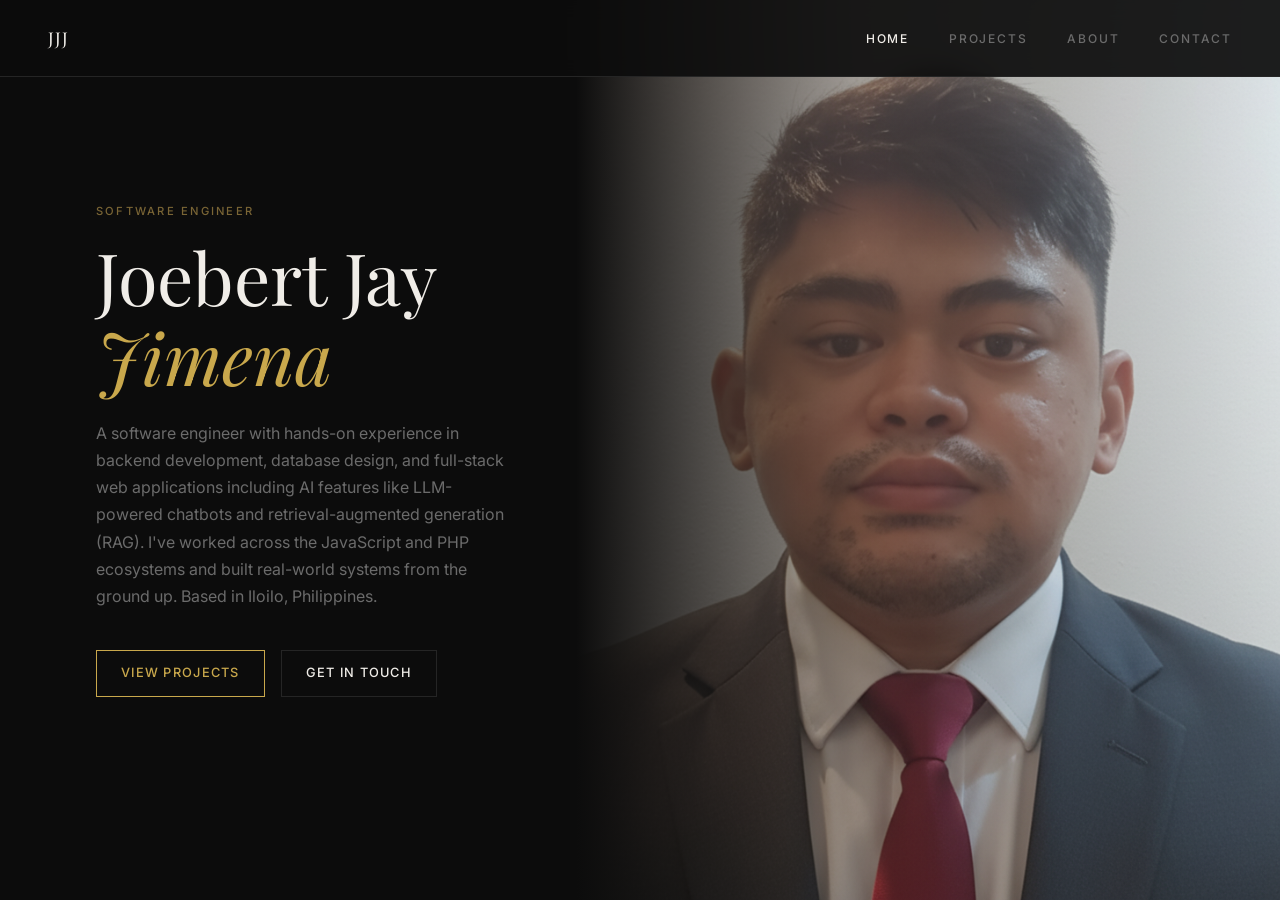
<file: index.html>
<!DOCTYPE html>
<html lang="en">
<head>
  <meta charset="UTF-8" />
  <meta name="viewport" content="width=device-width, initial-scale=1.0" />
  <title>Joebert Jay Jimena</title>
  <meta name="description" content="My Portfolio as a software engineer building full-stack applications with JavaScript, PHP, and AI/LLM integrations." />
  <meta property="og:title" content="Joebert Jay Jimena" />
  <meta property="og:description" content="My Portfolio as a software engineer building full-stack applications with JavaScript, PHP, and AI/LLM integrations." />
  <link rel="icon" href="favicon.ico" />
  <link rel="stylesheet" href="css/style.css" />
</head>
<body>

  <nav class="nav">
    <a href="index.html" class="nav-logo">JJJ</a>
    <button class="nav-toggle" aria-label="Toggle menu">
      <span></span><span></span><span></span>
    </button>
    <ul class="nav-links">
      <li><a href="index.html">Home</a></li>
      <li><a href="projects.html">Projects</a></li>
      <li><a href="about.html">About</a></li>
      <li><a href="contact.html">Contact</a></li>
    </ul>
  </nav>

  <main class="home">
    <div class="home-content">
      <p class="label" style="margin-bottom: 1rem;">Software Engineer</p>
      <h1 class="home-name">
        Joebert Jay<br>
        <em class="gold">Jimena</em>
      </h1>
      <p class="home-bio">
        A software engineer with hands-on experience in backend development, database design, and full-stack web applications including AI features like LLM-powered chatbots and retrieval-augmented generation (RAG). I've worked across the JavaScript and PHP ecosystems and built real-world systems from the ground up. Based in Iloilo, Philippines.
      </p>
      <div class="home-cta">
        <a href="projects.html" class="btn btn-gold">View Projects</a>
        <a href="contact.html" class="btn btn-outline">Get in Touch</a>
      </div>
    </div>

    <div class="home-image">
      <img src="assets/portrait2.png" alt="Joebert Jay Jimena" loading="lazy" />
      <div class="home-image-overlay"></div>
    </div>
  </main>

  <script src="js/main.js"></script>
</body>
</html>
</file>
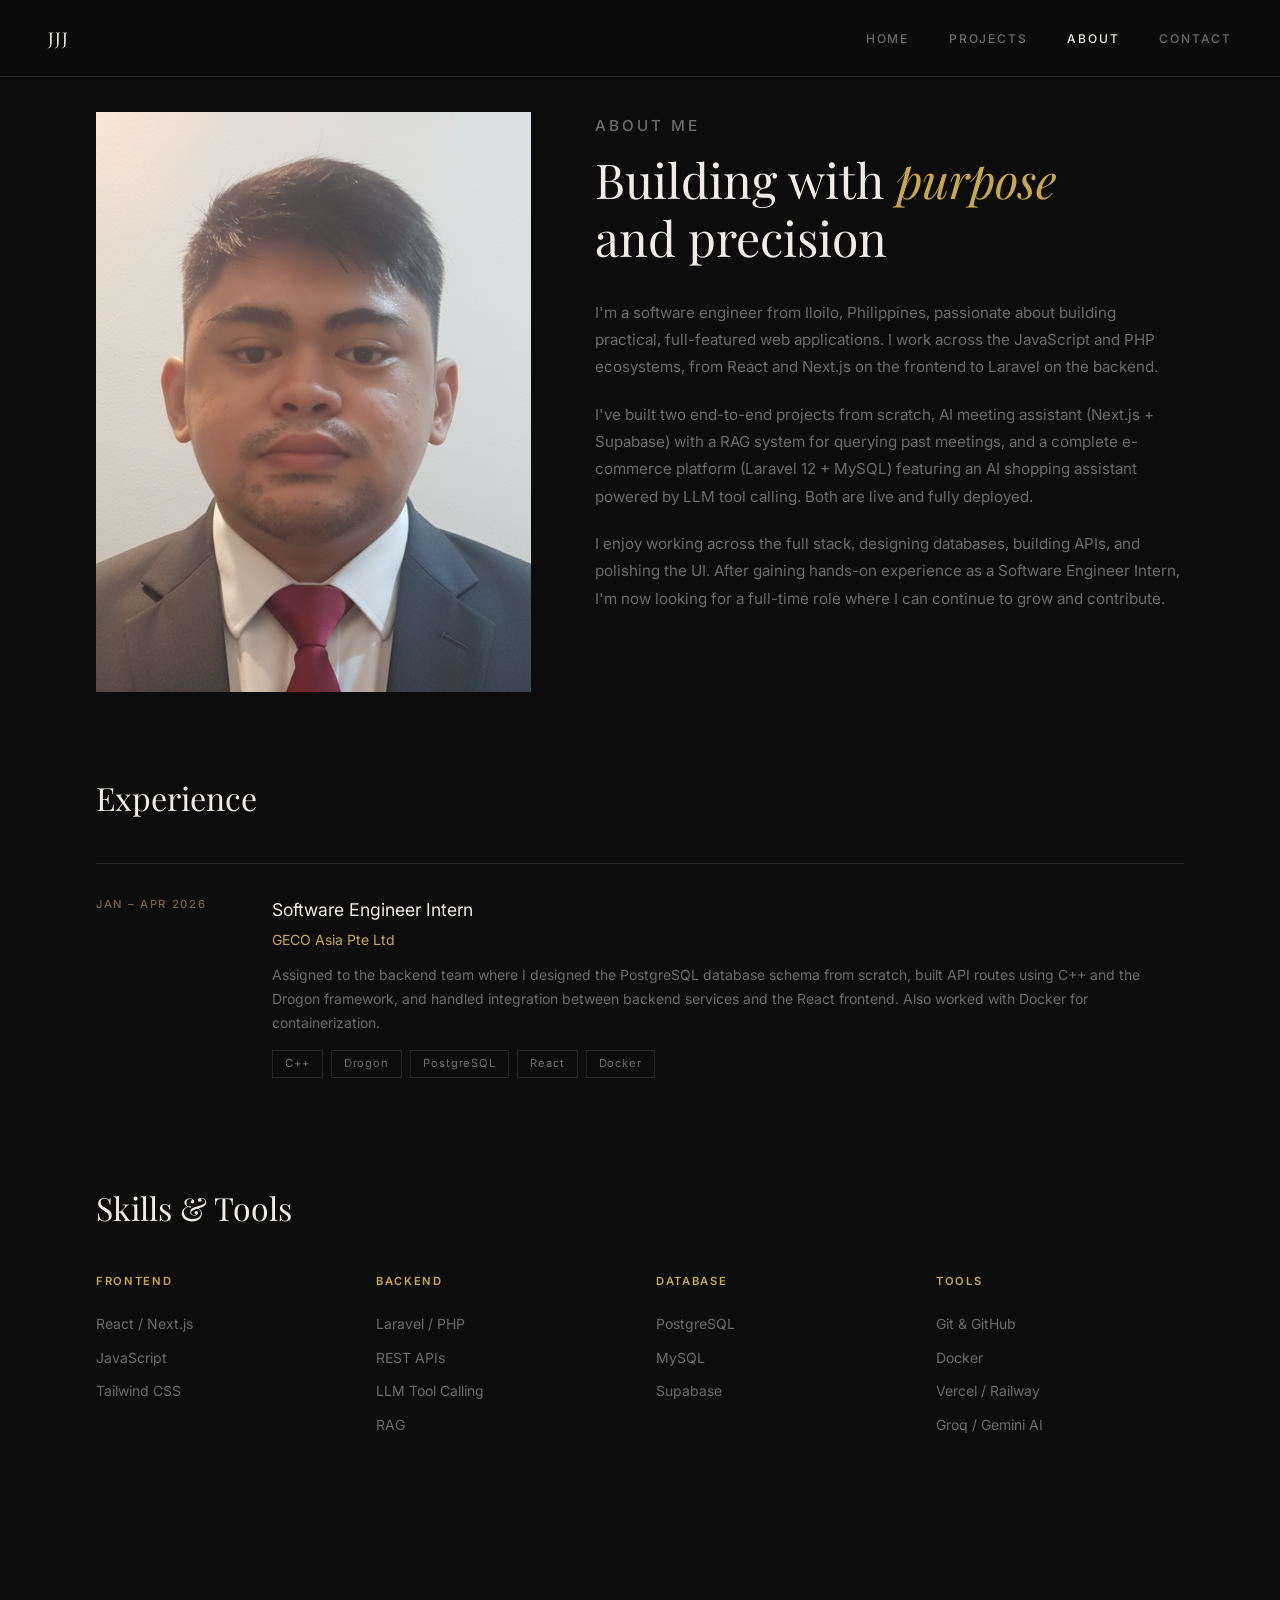
<file: about.html>
<!DOCTYPE html>
<html lang="en">
<head>
  <meta charset="UTF-8" />
  <meta name="viewport" content="width=device-width, initial-scale=1.0" />
  <title>About</title>
  <meta name="description" content="Learn about my background as a software engineer." />
  <meta property="og:title" content="About" />
  <meta property="og:description" content="Learn about my background as a software engineer." />
  <link rel="icon" href="favicon.ico" />
  <link rel="stylesheet" href="css/style.css" />
</head>
<body>

  <nav class="nav">
    <a href="index.html" class="nav-logo">JJJ</a>
    <button class="nav-toggle" aria-label="Toggle menu">
      <span></span><span></span><span></span>
    </button>
    <ul class="nav-links">
      <li><a href="index.html">Home</a></li>
      <li><a href="projects.html">Projects</a></li>
      <li><a href="about.html">About</a></li>
      <li><a href="contact.html">Contact</a></li>
    </ul>
  </nav>

  <div class="page-content">
    <div class="container">

      <!-- Hero: Portrait + Bio -->
      <div class="about-hero">
        <img
          src="assets/portrait.jpg"
          alt="Joebert Jay Jimena"
          class="about-portrait"
          loading="lazy"
        />
        <div class="about-bio">
          <p class="label" style="margin-bottom: 0.75rem;">About Me</p>
          <h1 class="about-bio-title">
            Building with <em class="gold">purpose</em><br>and precision
          </h1>
          <p>
            I'm a software engineer from Iloilo, Philippines, passionate about building practical, full-featured web applications. I work across the JavaScript and PHP ecosystems, from React and Next.js on the frontend to Laravel on the backend.
          </p>
          <p>
            I've built two end-to-end projects from scratch, AI meeting assistant (Next.js + Supabase) with a RAG system for querying past meetings, and a complete e-commerce platform (Laravel 12 + MySQL) featuring an AI shopping assistant powered by LLM tool calling. Both are live and fully deployed.
          </p>
          <p>
            I enjoy working across the full stack, designing databases, building APIs, and polishing the UI. After gaining hands-on experience as a Software Engineer Intern, I'm now looking for a full-time role where I can continue to grow and contribute.
          </p>
        </div>
      </div>

      <!-- Experience -->
      <div class="experience-section">
        <h2>Experience</h2>
        <div class="experience-item">
          <div class="experience-left">
            <p class="experience-period">Jan – Apr 2026</p>
          </div>
          <div class="experience-right">
            <h3 class="experience-role">Software Engineer Intern</h3>
            <p class="experience-company">GECO Asia Pte Ltd</p>
            <p class="experience-desc">
              Assigned to the backend team where I designed the PostgreSQL database schema from scratch, built API routes using C++ and the Drogon framework, and handled integration between backend services and the React frontend. Also worked with Docker for containerization.
            </p>
            <div class="project-tags" style="margin-top: 1rem;">
              <span class="tag">C++</span>
              <span class="tag">Drogon</span>
              <span class="tag">PostgreSQL</span>
              <span class="tag">React</span>
              <span class="tag">Docker</span>
            </div>
          </div>
        </div>
      </div>

      <!-- Skills -->
      <div class="skills-section">
        <h2>Skills &amp; Tools</h2>
        <div class="skills-grid">
          <div class="skill-group">
            <h3>Frontend</h3>
            <ul>
              <li>React / Next.js</li>
              <li>JavaScript</li>
              <li>Tailwind CSS</li>
            </ul>
          </div>
          <div class="skill-group">
            <h3>Backend</h3>
            <ul>
              <li>Laravel / PHP</li>
              <li>REST APIs</li>
              <li>LLM Tool Calling</li>
              <li>RAG</li>
            </ul>
          </div>
          <div class="skill-group">
            <h3>Database</h3>
            <ul>
              <li>PostgreSQL</li>
              <li>MySQL</li>
              <li>Supabase</li>
            </ul>
          </div>
          <div class="skill-group">
            <h3>Tools</h3>
            <ul>
              <li>Git &amp; GitHub</li>
              <li>Docker</li>
              <li>Vercel / Railway</li>
              <li>Groq / Gemini AI</li>
            </ul>
          </div>
        </div>
      </div>

    </div>
  </div>

  <script src="js/main.js"></script>
</body>
</html>
</file>
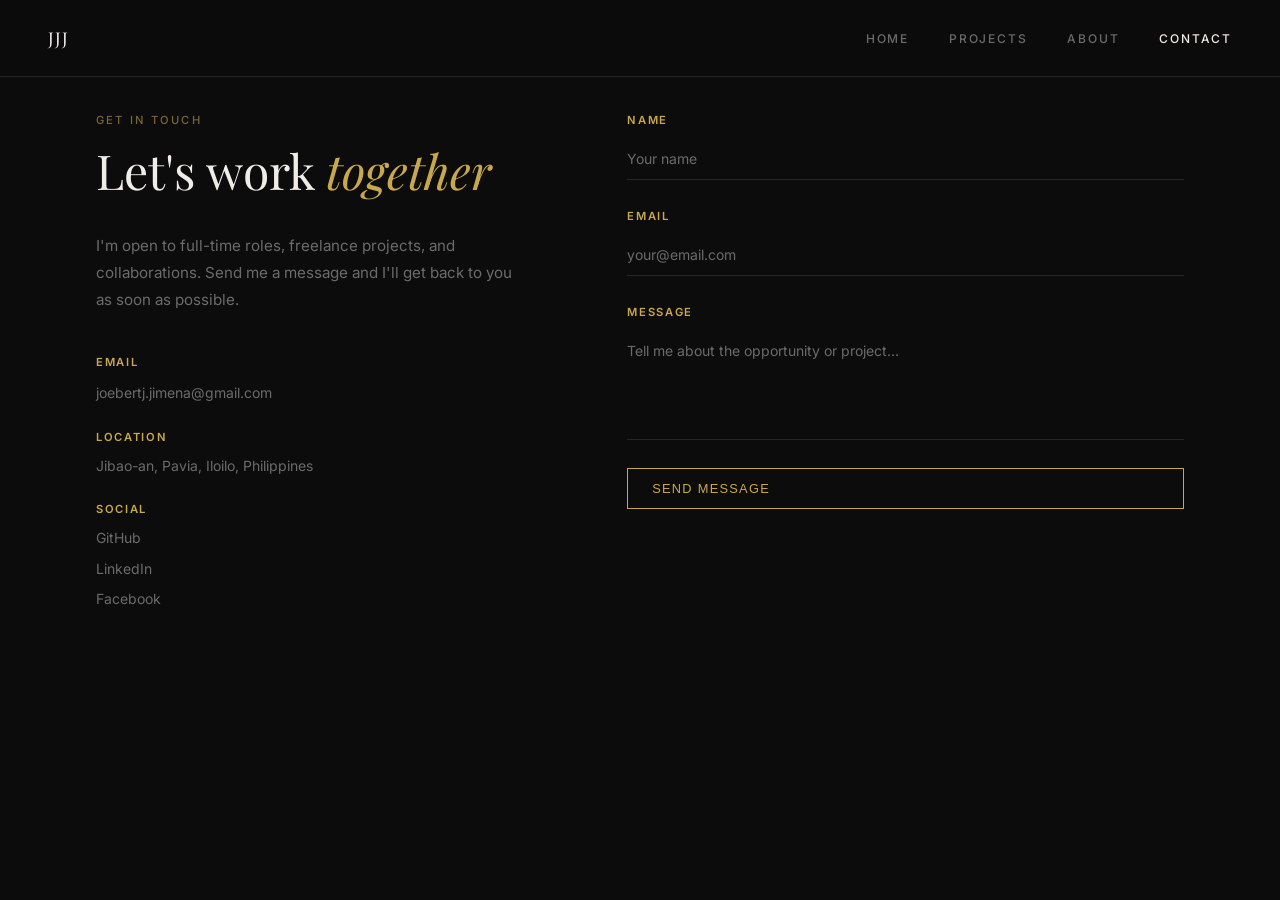
<file: contact.html>
<!DOCTYPE html>
<html lang="en">
<head>
  <meta charset="UTF-8" />
  <meta name="viewport" content="width=device-width, initial-scale=1.0" />
  <title>Contact</title>
  <meta name="description" content="Get in touch with me for software engineering work or opportunities." />
  <meta property="og:title" content="Contact" />
  <meta property="og:description" content="Get in touch with me for software engineering work or opportunities." />
  <link rel="icon" href="favicon.ico" />
  <link rel="stylesheet" href="css/style.css" />
</head>
<body>

  <nav class="nav">
    <a href="index.html" class="nav-logo">JJJ</a>
    <button class="nav-toggle" aria-label="Toggle menu">
      <span></span><span></span><span></span>
    </button>
    <ul class="nav-links">
      <li><a href="index.html">Home</a></li>
      <li><a href="projects.html">Projects</a></li>
      <li><a href="about.html">About</a></li>
      <li><a href="contact.html">Contact</a></li>
    </ul>
  </nav>

  <div class="page-content">
    <div class="container">
      <div class="contact-layout">

        <!-- Left: Info -->
        <div class="contact-info">
          <p class="label" style="margin-bottom: 0.75rem;">Get in Touch</p>
          <h1 class="contact-title">
            Let's work <em class="gold">together</em>
          </h1>
          <p class="contact-desc">
            I'm open to full-time roles, freelance projects, and collaborations. Send me a message and I'll get back to you as soon as possible.
          </p>

          <div class="contact-details">
            <div class="contact-detail">
              <h3>Email</h3>
              <a href="mailto:joebertj.jimena@gmail.com">joebertj.jimena@gmail.com</a>
            </div>
            <div class="contact-detail">
              <h3>Location</h3>
              <p>Jibao-an, Pavia, Iloilo, Philippines</p>
            </div>
            <div class="contact-detail">
              <h3>Social</h3>
              <div class="social-links">
                <a href="https://github.com/JJayDev-05" target="_blank" rel="noopener noreferrer">GitHub</a>
                <a href="https://linkedin.com/in/joebert-jay-jimena-7b1132329" target="_blank" rel="noopener noreferrer">LinkedIn</a>
                <a href="https://www.facebook.com/jjay.jimena" target="_blank" rel="noopener noreferrer">Facebook</a>
              </div>
            </div>
          </div>
        </div>

        <!-- Right: Form -->
        <div class="contact-form-wrap">
          <form id="contact-form" class="contact-form" action="https://formspree.io/f/mrewzznj" method="POST">
            <div class="form-group">
              <label for="name">Name</label>
              <input id="name" type="text" name="name" placeholder="Your name" required />
            </div>
            <div class="form-group">
              <label for="email">Email</label>
              <input id="email" type="email" name="email" placeholder="your@email.com" required />
            </div>
            <div class="form-group">
              <label for="message">Message</label>
              <textarea id="message" name="message" rows="5" placeholder="Tell me about the opportunity or project..." required></textarea>
            </div>
            <button type="submit" class="btn btn-gold">Send Message</button>
          </form>

          <div id="form-success" class="form-success">
            <div class="form-success-icon">
              <svg width="24" height="24" viewBox="0 0 24 24" fill="none" style="color: var(--gold);">
                <path d="M20 6L9 17l-5-5" stroke="currentColor" stroke-width="2" stroke-linecap="round" stroke-linejoin="round"/>
              </svg>
            </div>
            <h2>Message Sent</h2>
            <p>Thank you for reaching out. I'll get back to you soon.</p>
          </div>
        </div>

      </div>
    </div>
  </div>

  <script src="js/main.js"></script>
</body>
</html>
</file>
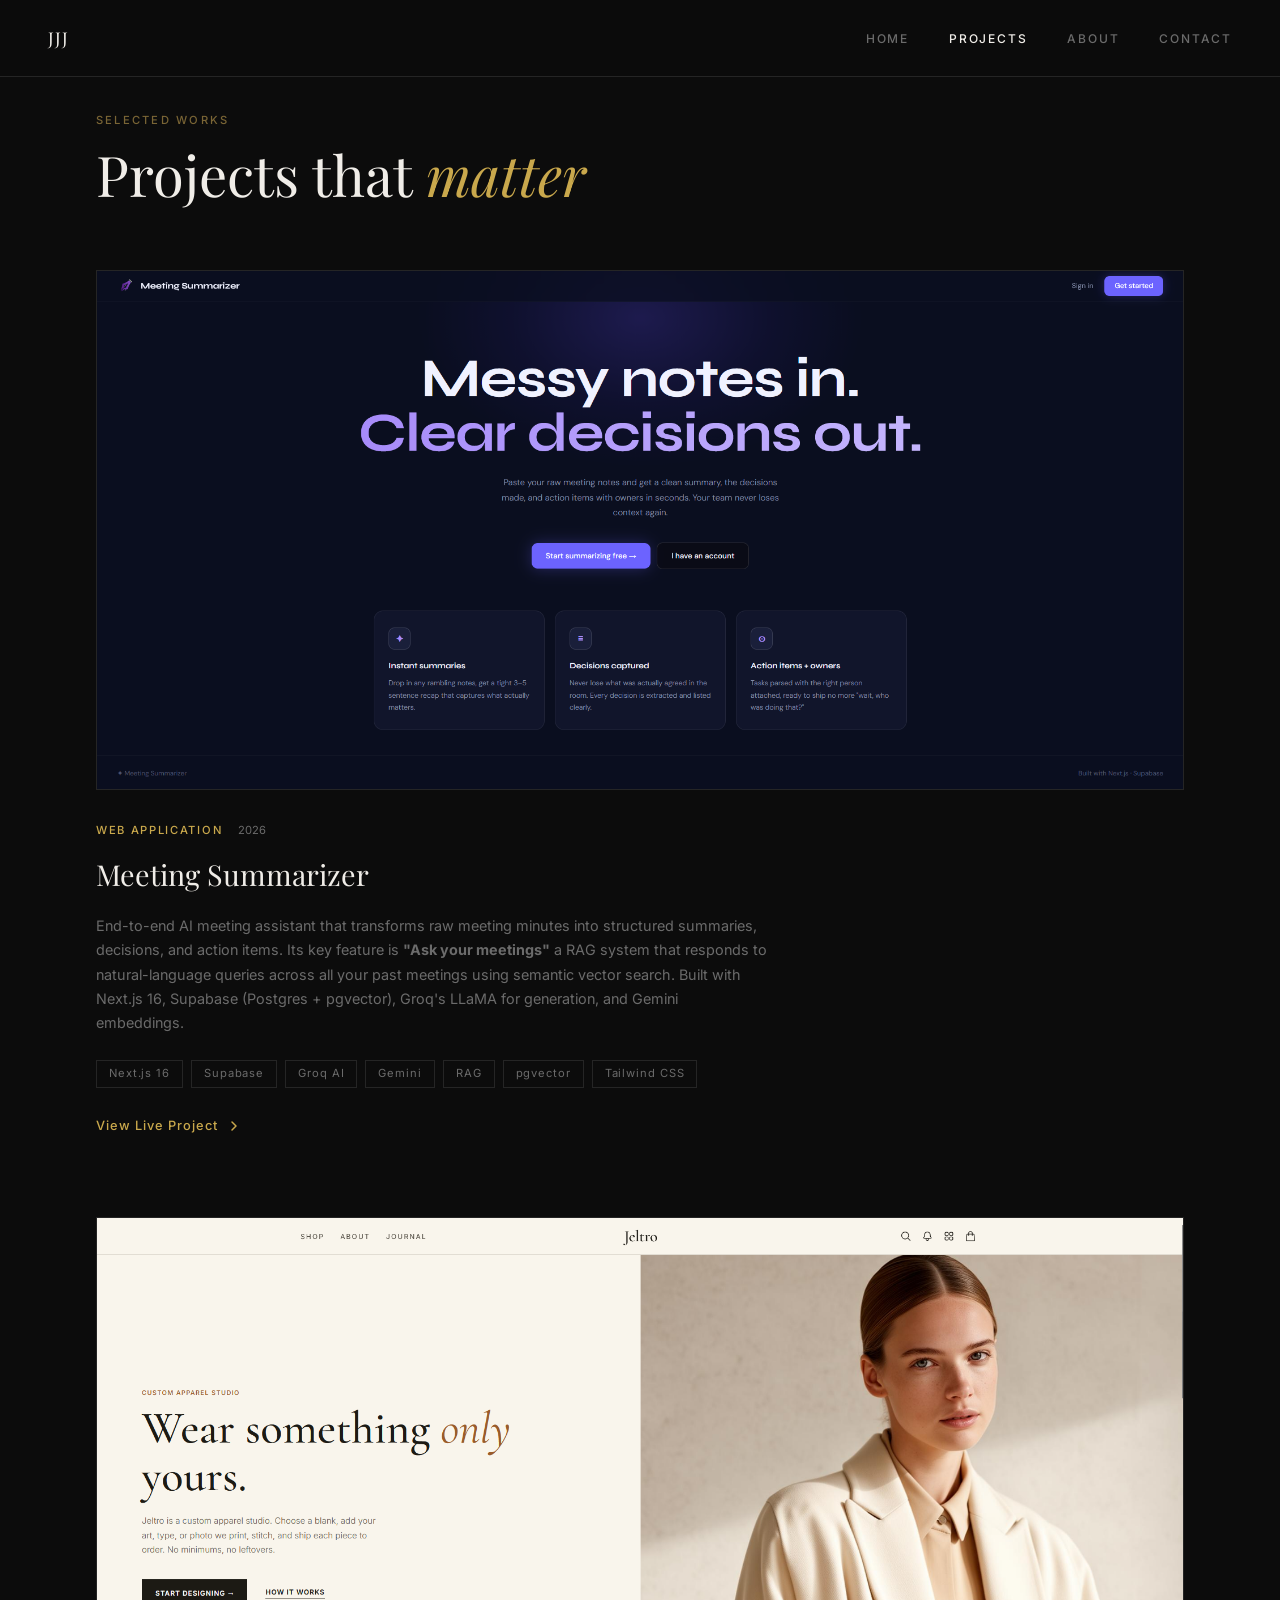
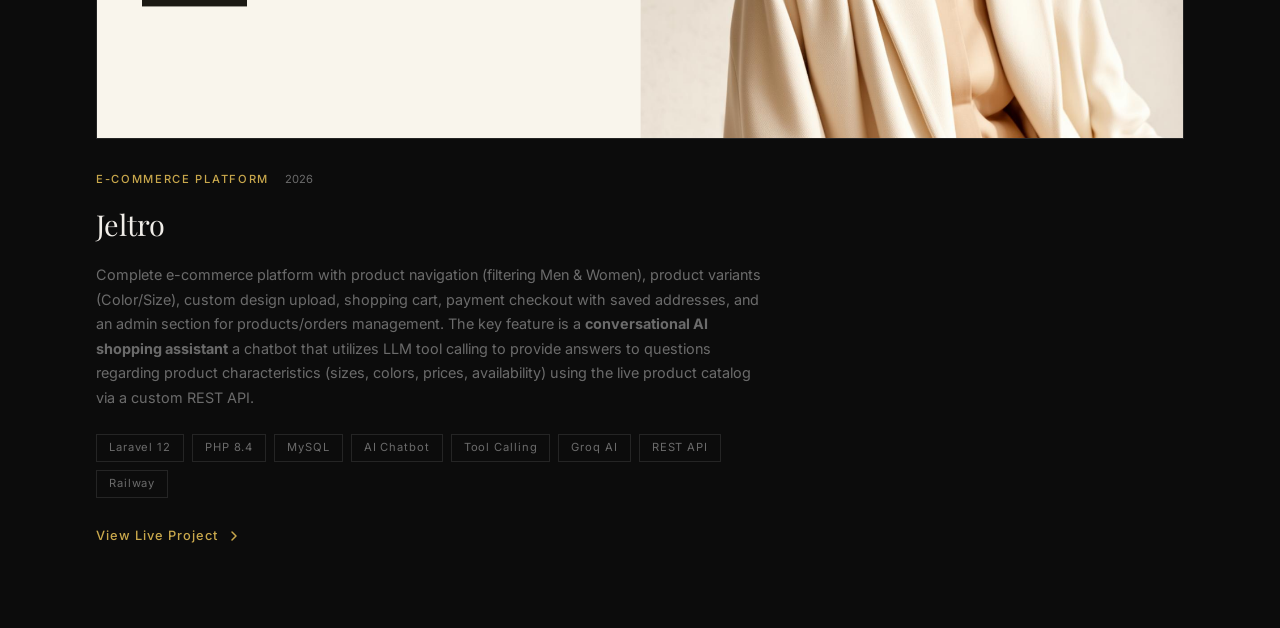
<file: projects.html>
<!DOCTYPE html>
<html lang="en">
<head>
  <meta charset="UTF-8" />
  <meta name="viewport" content="width=device-width, initial-scale=1.0" />
  <title>Projects</title>
  <meta name="description" content="My full-stack, AI-powered web applications built with Next.js and Laravel." />
  <meta property="og:title" content="Projects" />
  <meta property="og:description" content="My full-stack, AI-powered web applications built with Next.js and Laravel." />
  <link rel="icon" href="favicon.ico" />
  <link rel="stylesheet" href="css/style.css" />
</head>
<body>

  <nav class="nav">
    <a href="index.html" class="nav-logo">JJJ</a>
    <button class="nav-toggle" aria-label="Toggle menu">
      <span></span><span></span><span></span>
    </button>
    <ul class="nav-links">
      <li><a href="index.html">Home</a></li>
      <li><a href="projects.html">Projects</a></li>
      <li><a href="about.html">About</a></li>
      <li><a href="contact.html">Contact</a></li>
    </ul>
  </nav>

  <div class="page-content">
    <div class="container">

      <div class="section-header">
        <p class="label">Selected Works</p>
        <h1 class="section-title">
          Projects that <em class="gold">matter</em>
        </h1>
      </div>

      <div class="projects-list">

        <!-- Project 1: Meeting Summarizer -->
        <div class="project-item">
          <div class="project-image-wrap">
            <img
              src="assets/project1.jpg"
              alt="Meeting Summarizer app screenshot"
              loading="lazy"
            />
          </div>
          <div class="project-info">
            <div class="project-meta">
              <span class="project-category">Web Application</span>
              <span class="project-year">2026</span>
            </div>
            <h2 class="project-title">Meeting Summarizer</h2>
            <p class="project-desc">
              End-to-end AI meeting assistant that transforms raw meeting minutes into structured summaries, decisions, and action items. Its key feature is <strong>"Ask your meetings"</strong> a RAG system that responds to natural-language queries across all your past meetings using semantic vector search. Built with Next.js 16, Supabase (Postgres + pgvector), Groq's LLaMA for generation, and Gemini embeddings.
            </p>
            <div class="project-tags">
              <span class="tag">Next.js 16</span>
              <span class="tag">Supabase</span>
              <span class="tag">Groq AI</span>
              <span class="tag">Gemini</span>
              <span class="tag">RAG</span>
              <span class="tag">pgvector</span>
              <span class="tag">Tailwind CSS</span>
            </div>
            <a href="https://meetingsummarizer-eight.vercel.app/" target="_blank" rel="noopener noreferrer" class="project-link">
              View Live Project
              <svg width="16" height="16" viewBox="0 0 16 16" fill="none">
                <path d="M6 12l4-4-4-4" stroke="currentColor" stroke-width="1.5" stroke-linecap="round" stroke-linejoin="round"/>
              </svg>
            </a>
          </div>
        </div>

        <!-- Project 2: Jeltro -->
        <div class="project-item reverse">
          <div class="project-image-wrap">
            <img
              src="assets/project2.jpg"
              alt="Jeltro e-commerce app screenshot"
              loading="lazy"
            />
          </div>
          <div class="project-info">
            <div class="project-meta">
              <span class="project-category">E-commerce Platform</span>
              <span class="project-year">2026</span>
            </div>
            <h2 class="project-title">Jeltro</h2>
            <p class="project-desc">
              Complete e-commerce platform with product navigation (filtering Men &amp; Women), product variants (Color/Size), custom design upload, shopping cart, payment checkout with saved addresses, and an admin section for products/orders management. The key feature is a <strong>conversational AI shopping assistant</strong> a chatbot that utilizes LLM tool calling to provide answers to questions regarding product characteristics (sizes, colors, prices, availability) using the live product catalog via a custom REST API.
            </p>
            <div class="project-tags">
              <span class="tag">Laravel 12</span>
              <span class="tag">PHP 8.4</span>
              <span class="tag">MySQL</span>
              <span class="tag">AI Chatbot</span>
              <span class="tag">Tool Calling</span>
              <span class="tag">Groq AI</span>
              <span class="tag">REST API</span>
              <span class="tag">Railway</span>
            </div>
            <a href="https://jeltro-production.up.railway.app" target="_blank" rel="noopener noreferrer" class="project-link">
              View Live Project
              <svg width="16" height="16" viewBox="0 0 16 16" fill="none">
                <path d="M6 12l4-4-4-4" stroke="currentColor" stroke-width="1.5" stroke-linecap="round" stroke-linejoin="round"/>
              </svg>
            </a>
          </div>
        </div>

      </div>
    </div>
  </div>

  <script src="js/main.js"></script>
</body>
</html>
</file>
<file: css/style.css>
@import url('https://fonts.googleapis.com/css2?family=Playfair+Display:ital,wght@0,400;0,500;1,400;1,500&family=Inter:wght@300;400;500;600&display=swap');

*, *::before, *::after {
  box-sizing: border-box;
  margin: 0;
  padding: 0;
}

:root {
  --bg: #0c0c0c;
  --fg: #f0ede8;
  --gold: #c9a84c;
  --gold-light: #d4b86a;
  --gold-muted: #7a6535;
  --muted: #6b6b6b;
  --border: #252525;
  --font-sans: 'Inter', system-ui, sans-serif;
  --font-serif: 'Playfair Display', Georgia, serif;
}

html {
  scroll-behavior: smooth;
}

body {
  background: var(--bg);
  color: var(--fg);
  font-family: var(--font-sans);
  font-size: 16px;
  line-height: 1.6;
  -webkit-font-smoothing: antialiased;
}

a {
  color: inherit;
  text-decoration: none;
}

img {
  display: block;
  max-width: 100%;
}

/* ─── Nav ─────────────────────────────────── */
.nav {
  position: fixed;
  top: 0;
  left: 0;
  right: 0;
  z-index: 100;
  display: flex;
  align-items: center;
  justify-content: space-between;
  padding: 1.5rem 3rem;
  background: rgba(12, 12, 12, 0.92);
  backdrop-filter: blur(10px);
  -webkit-backdrop-filter: blur(10px);
  border-bottom: 1px solid var(--border);
}

.nav-logo {
  font-family: var(--font-serif);
  font-size: 1.1rem;
  letter-spacing: 0.05em;
  color: var(--fg);
  transition: color 0.3s;
}

.nav-logo:hover {
  color: var(--gold);
}

.nav-links {
  display: flex;
  align-items: center;
  gap: 2.5rem;
  list-style: none;
}

.nav-links a {
  font-size: 0.75rem;
  font-weight: 500;
  letter-spacing: 0.15em;
  text-transform: uppercase;
  color: var(--muted);
  transition: color 0.3s;
}

.nav-links a:hover,
.nav-links a.active {
  color: var(--fg);
}

.nav-toggle {
  display: none;
  flex-direction: column;
  gap: 5px;
  background: none;
  border: none;
  cursor: pointer;
  padding: 4px;
}

.nav-toggle span {
  display: block;
  width: 22px;
  height: 1.5px;
  background: var(--fg);
  transition: transform 0.3s, opacity 0.3s;
}

.nav-toggle.open span:nth-child(1) {
  transform: translateY(6.5px) rotate(45deg);
}
.nav-toggle.open span:nth-child(2) {
  opacity: 0;
}
.nav-toggle.open span:nth-child(3) {
  transform: translateY(-6.5px) rotate(-45deg);
}

/* Mobile nav */
@media (max-width: 768px) {
  .nav {
    padding: 1.25rem 1.5rem;
  }

  .nav-toggle {
    display: flex;
  }

  .nav-links {
    display: none;
    position: absolute;
    top: 100%;
    left: 0;
    right: 0;
    flex-direction: column;
    align-items: flex-start;
    gap: 0;
    background: #0c0c0c;
    border-bottom: 1px solid var(--border);
    padding: 1rem 1.5rem 1.5rem;
  }

  .nav-links.open {
    display: flex;
  }

  .nav-links li {
    width: 100%;
  }

  .nav-links a {
    display: block;
    padding: 0.75rem 0;
    border-bottom: 1px solid var(--border);
    font-size: 0.8rem;
  }

  .nav-links li:last-child a {
    border-bottom: none;
  }
}

/* ─── Utility ──────────────────────────────── */
.label {
  font-size: 0.7rem;
  font-weight: 500;
  letter-spacing: 0.2em;
  text-transform: uppercase;
  color: var(--gold-muted);
}

.gold {
  color: var(--gold);
  font-style: italic;
  font-family: var(--font-serif);
}

.page-content {
  padding-top: 7rem;
  padding-bottom: 5rem;
  padding-left: 1.5rem;
  padding-right: 1.5rem;
}

.container {
  max-width: 72rem;
  margin: 0 auto;
}

/* ─── Buttons ──────────────────────────────── */
.btn {
  display: inline-flex;
  align-items: center;
  gap: 0.5rem;
  padding: 0.75rem 1.5rem;
  font-size: 0.8rem;
  font-weight: 500;
  letter-spacing: 0.1em;
  text-transform: uppercase;
  border: 1px solid;
  transition: background 0.3s, color 0.3s, border-color 0.3s;
  cursor: pointer;
}

.btn-gold {
  border-color: var(--gold);
  color: var(--gold);
  background: transparent;
}

.btn-gold:hover {
  background: var(--gold);
  color: var(--bg);
}

.btn-outline {
  border-color: var(--border);
  color: var(--fg);
  background: transparent;
}

.btn-outline:hover {
  border-color: var(--fg);
  background: var(--fg);
  color: var(--bg);
}

/* ─── Home ─────────────────────────────────── */
.home {
  display: flex;
  flex-direction: column;
  min-height: 100vh;
}

.home-content {
  display: flex;
  flex: 1;
  flex-direction: column;
  justify-content: center;
  padding: 6rem 1.5rem 3rem;
  max-width: 36rem;
}

.home-name {
  font-family: var(--font-serif);
  font-size: clamp(2.8rem, 7vw, 4.5rem);
  font-weight: 400;
  line-height: 1.1;
  margin-bottom: 1.5rem;
  color: var(--fg);
}

.home-bio {
  font-size: 1rem;
  line-height: 1.7;
  color: var(--muted);
  max-width: 28rem;
  margin-bottom: 2.5rem;
}

.home-cta {
  display: flex;
  flex-wrap: wrap;
  gap: 1rem;
}

.home-image {
  position: relative;
  flex: 1;
  min-height: 55vw;
}

.home-image img {
  position: absolute;
  inset: 0;
  width: 100%;
  height: 100%;
  object-fit: cover;
  object-position: center 25%;
}

.home-image-overlay {
  position: absolute;
  inset: 0;
  background: linear-gradient(to bottom, var(--bg) 0%, rgba(12,12,12,0.4) 50%, transparent 100%);
}

@media (min-width: 768px) {
  .home {
    flex-direction: row;
  }

  .home-content {
    padding: 0 4rem 0 4rem;
    flex: 1;
  }

  .home-image {
    min-height: 100vh;
    flex: 1;
  }

  .home-image-overlay {
    background: linear-gradient(to right, var(--bg) 0%, rgba(12,12,12,0.3) 40%, transparent 100%);
  }
}

@media (min-width: 1024px) {
  .home-content {
    padding-left: 6rem;
  }
}

/* ─── Section Header ───────────────────────── */
.section-header {
  margin-bottom: 4rem;
}

.section-header .label {
  margin-bottom: 0.75rem;
}

.section-title {
  font-family: var(--font-serif);
  font-size: clamp(2rem, 5vw, 3.5rem);
  font-weight: 400;
  line-height: 1.15;
  color: var(--fg);
}

/* ─── Projects ─────────────────────────────── */
.projects-list {
  display: flex;
  flex-direction: column;
  gap: 5rem;
}

.project-item {
  display: flex;
  flex-direction: column;
  gap: 2rem;
}

.project-image-wrap {
  overflow: hidden;
  position: relative;
  border: 1px solid var(--border);
}

.project-image-wrap img {
  width: 100%;
  height: auto;
  display: block;
  transition: transform 0.7s ease;
}

.project-image-wrap:hover img {
  transform: scale(1.02);
}

.project-image-wrap::after {
  content: '';
  position: absolute;
  inset: 0;
  background: rgba(12,12,12,0);
  transition: background 0.5s;
}

.project-image-wrap:hover::after {
  background: rgba(12,12,12,0.08);
}

.project-meta {
  display: flex;
  align-items: center;
  gap: 1rem;
  margin-bottom: 0.75rem;
}

.project-category {
  font-size: 0.7rem;
  font-weight: 500;
  letter-spacing: 0.15em;
  text-transform: uppercase;
  color: var(--gold);
}

.project-year {
  font-size: 0.7rem;
  color: var(--muted);
}

.project-title {
  font-family: var(--font-serif);
  font-size: clamp(1.4rem, 3vw, 1.8rem);
  font-weight: 400;
  margin-bottom: 1rem;
}

.project-desc {
  font-size: 0.9rem;
  line-height: 1.7;
  color: var(--muted);
  margin-bottom: 1.5rem;
}

.project-tags {
  display: flex;
  flex-wrap: wrap;
  gap: 0.5rem;
  margin-bottom: 1.5rem;
}

.tag {
  border: 1px solid var(--border);
  padding: 0.25rem 0.75rem;
  font-size: 0.7rem;
  letter-spacing: 0.08em;
  color: var(--muted);
}

.project-link {
  display: inline-flex;
  align-items: center;
  gap: 0.5rem;
  font-size: 0.8rem;
  font-weight: 500;
  letter-spacing: 0.08em;
  color: var(--gold);
  transition: color 0.3s;
}

.project-link:hover {
  color: var(--gold-light);
}

.project-link svg {
  transition: transform 0.3s;
}

.project-link:hover svg {
  transform: translateX(3px);
}

@media (min-width: 768px) {
  .project-info {
    max-width: 42rem;
  }
}

/* ─── About ────────────────────────────────── */
.about-hero {
  display: flex;
  flex-direction: column;
  gap: 3rem;
  margin-bottom: 5rem;
}

.about-portrait {
  width: 100%;
  aspect-ratio: 3/4;
  object-fit: cover;
}

.about-portrait-placeholder {
  width: 100%;
  aspect-ratio: 3/4;
  background: var(--border);
  display: flex;
  align-items: center;
  justify-content: center;
  font-family: var(--font-serif);
  font-size: 4rem;
  color: var(--gold-muted);
  letter-spacing: 0.05em;
}

.about-bio {
  display: flex;
  flex-direction: column;
  justify-content: center;
}

.about-bio-title {
  font-family: var(--font-serif);
  font-size: clamp(2rem, 4vw, 3rem);
  font-weight: 400;
  line-height: 1.2;
  margin-bottom: 2rem;
}

.about-bio p {
  font-size: 0.95rem;
  line-height: 1.8;
  color: var(--muted);
  margin-bottom: 1.25rem;
}

.about-bio p:last-child {
  margin-bottom: 0;
}

@media (min-width: 768px) {
  .about-hero {
    flex-direction: row;
    align-items: flex-start;
    gap: 4rem;
  }

  .about-hero .about-portrait,
  .about-hero .about-portrait-placeholder {
    width: 40%;
    flex-shrink: 0;
  }

  .about-bio {
    flex: 1;
  }
}

/* Experience */
.experience-section {
  margin-bottom: 5rem;
}

.experience-item {
  display: flex;
  flex-direction: column;
  gap: 0.5rem;
  border-top: 1px solid var(--border);
  padding-top: 2rem;
}

@media (min-width: 768px) {
  .experience-item {
    flex-direction: row;
    gap: 3rem;
  }

  .experience-left {
    width: 8rem;
    flex-shrink: 0;
  }
}

.experience-period {
  font-size: 0.7rem;
  font-weight: 500;
  letter-spacing: 0.15em;
  text-transform: uppercase;
  color: var(--gold-muted);
}

.experience-role {
  font-size: 1.1rem;
  font-weight: 400;
  margin-bottom: 0.25rem;
}

.experience-company {
  font-size: 0.875rem;
  color: var(--gold);
  margin-bottom: 0.75rem;
}

.experience-desc {
  font-size: 0.875rem;
  line-height: 1.7;
  color: var(--muted);
}

/* Skills */
.skills-section {
  margin-bottom: 5rem;
}

.skills-section h2,
.experience-section h2 {
  font-family: var(--font-serif);
  font-size: clamp(1.5rem, 3vw, 2rem);
  font-weight: 400;
  margin-bottom: 2.5rem;
}

.skills-grid {
  display: grid;
  grid-template-columns: repeat(2, 1fr);
  gap: 2rem;
}

@media (min-width: 640px) {
  .skills-grid {
    grid-template-columns: repeat(4, 1fr);
  }
}

.skill-group h3 {
  font-size: 0.7rem;
  font-weight: 600;
  letter-spacing: 0.15em;
  text-transform: uppercase;
  color: var(--gold);
  margin-bottom: 1rem;
}

.skill-group ul {
  list-style: none;
}

.skill-group li {
  font-size: 0.875rem;
  color: var(--muted);
  padding: 0.35rem 0;
}

/* ─── Contact ──────────────────────────────── */
.contact-layout {
  display: flex;
  flex-direction: column;
  gap: 4rem;
}

@media (min-width: 768px) {
  .contact-layout {
    flex-direction: row;
    gap: 6rem;
  }

  .contact-info {
    width: 40%;
    flex-shrink: 0;
  }

  .contact-form-wrap {
    flex: 1;
  }
}

.contact-title {
  font-family: var(--font-serif);
  font-size: clamp(2rem, 4vw, 3rem);
  font-weight: 400;
  line-height: 1.2;
  margin-bottom: 2rem;
}

.contact-desc {
  font-size: 0.95rem;
  line-height: 1.8;
  color: var(--muted);
  margin-bottom: 2.5rem;
}

.contact-details {
  display: flex;
  flex-direction: column;
  gap: 1.5rem;
}

.contact-detail h3 {
  font-size: 0.7rem;
  font-weight: 600;
  letter-spacing: 0.15em;
  text-transform: uppercase;
  color: var(--gold);
  margin-bottom: 0.5rem;
}

.contact-detail a,
.contact-detail p {
  font-size: 0.875rem;
  color: var(--muted);
  transition: color 0.3s;
}

.contact-detail a:hover {
  color: var(--fg);
}

.social-links {
  display: flex;
  flex-direction: column;
  gap: 0.5rem;
}

/* Form */
.contact-form {
  display: flex;
  flex-direction: column;
  gap: 1.75rem;
}

.form-group {
  display: flex;
  flex-direction: column;
  gap: 0.5rem;
}

.form-group label {
  font-size: 0.7rem;
  font-weight: 600;
  letter-spacing: 0.15em;
  text-transform: uppercase;
  color: var(--gold);
}

.form-group input,
.form-group textarea {
  width: 100%;
  background: transparent;
  border: none;
  border-bottom: 1px solid var(--border);
  padding: 0.75rem 0;
  font-family: var(--font-sans);
  font-size: 0.875rem;
  color: var(--fg);
  outline: none;
  transition: border-color 0.3s;
  resize: none;
}

.form-group input::placeholder,
.form-group textarea::placeholder {
  color: var(--muted);
}

.form-group input:focus,
.form-group textarea:focus {
  border-color: var(--gold);
}

.form-success {
  display: none;
  flex-direction: column;
  align-items: center;
  justify-content: center;
  text-align: center;
  min-height: 28rem;
}

.form-success.visible {
  display: flex;
}

.form-success-icon {
  width: 4rem;
  height: 4rem;
  border: 1px solid var(--gold);
  display: flex;
  align-items: center;
  justify-content: center;
  margin-bottom: 1.5rem;
}

.form-success h2 {
  font-family: var(--font-serif);
  font-size: 1.5rem;
  font-weight: 400;
  margin-bottom: 0.75rem;
}

.form-success p {
  font-size: 0.875rem;
  color: var(--muted);
}

/* ─── Page transition placeholder ─────────── */
.page-content {
  animation: fadeIn 0.4s ease;
}

@keyframes fadeIn {
  from { opacity: 0; transform: translateY(8px); }
  to { opacity: 1; transform: translateY(0); }
}

/* ─── Responsive padding ───────────────────── */
@media (min-width: 768px) {
  .page-content {
    padding-left: 4rem;
    padding-right: 4rem;
  }
}

@media (min-width: 1024px) {
  .page-content {
    padding-left: 6rem;
    padding-right: 6rem;
  }
}
</file>
